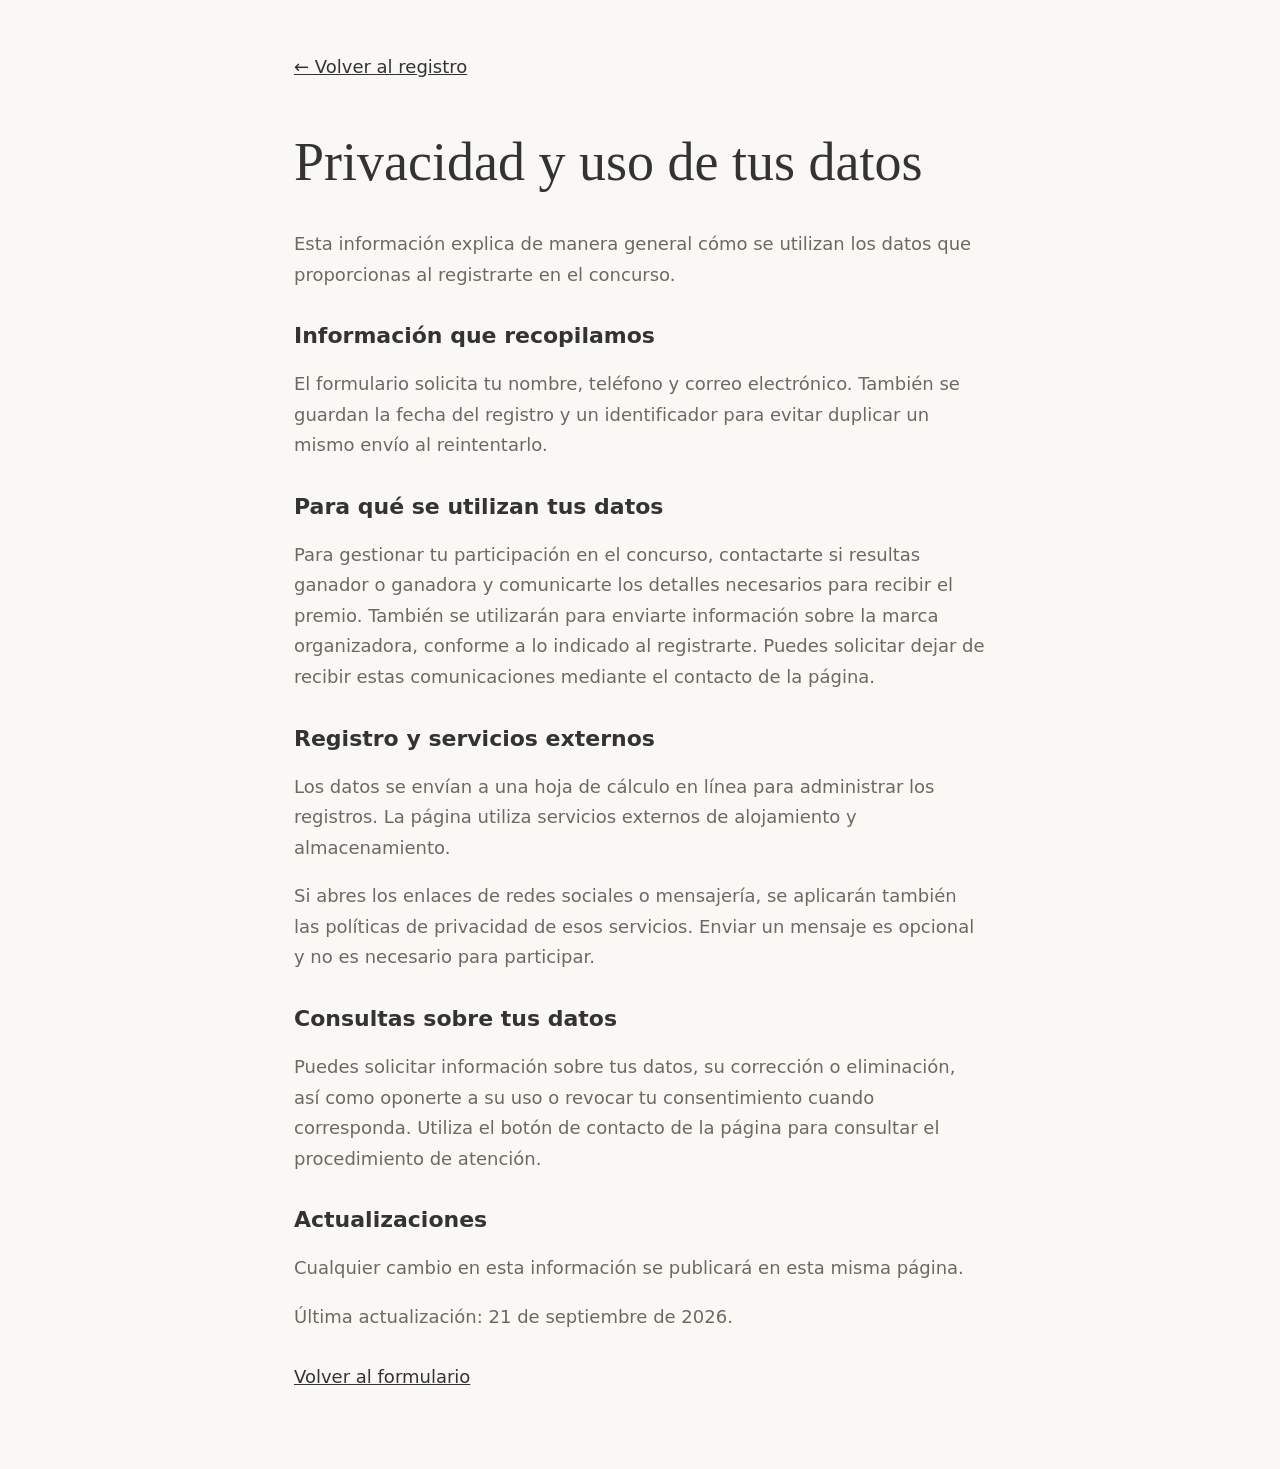
<file: privacidad.html>
<!doctype html>
<html lang="es-MX">
<head>
  <meta charset="utf-8">
  <meta name="viewport" content="width=device-width, initial-scale=1">
  <meta name="robots" content="noindex">
  <title>Privacidad y uso de tus datos</title>
  <link rel="stylesheet" href="style.css">
</head>
<body>
  <main class="privacidad">
    <a class="privacidad__volver" href="index.html#registro">← Volver al registro</a>
    <h1>Privacidad y uso de tus datos</h1>
    <p>Esta información explica de manera general cómo se utilizan los datos que proporcionas al registrarte en el concurso.</p>

    <h2>Información que recopilamos</h2>
    <p>El formulario solicita tu nombre, teléfono y correo electrónico. También se guardan la fecha del registro y un identificador para evitar duplicar un mismo envío al reintentarlo.</p>

    <h2>Para qué se utilizan tus datos</h2>
    <p>Para gestionar tu participación en el concurso, contactarte si resultas ganador o ganadora y comunicarte los detalles necesarios para recibir el premio. También se utilizarán para enviarte información sobre la marca organizadora, conforme a lo indicado al registrarte. Puedes solicitar dejar de recibir estas comunicaciones mediante el contacto de la página.</p>

    <h2>Registro y servicios externos</h2>
    <p>Los datos se envían a una hoja de cálculo en línea para administrar los registros. La página utiliza servicios externos de alojamiento y almacenamiento.</p>
    <p>Si abres los enlaces de redes sociales o mensajería, se aplicarán también las políticas de privacidad de esos servicios. Enviar un mensaje es opcional y no es necesario para participar.</p>

    <h2>Consultas sobre tus datos</h2>
    <p>Puedes solicitar información sobre tus datos, su corrección o eliminación, así como oponerte a su uso o revocar tu consentimiento cuando corresponda. Utiliza el botón de contacto de la página para consultar el procedimiento de atención.</p>

    <h2>Actualizaciones</h2>
    <p>Cualquier cambio en esta información se publicará en esta misma página.</p>
    <p>Última actualización: 21 de septiembre de 2026.</p>
    <a class="privacidad__volver" href="index.html#registro">Volver al formulario</a>
  </main>
</body>
</html>
</file>
<file: style.css>
/* ============================================================
   FLORECER INTERIOR · Vizcaína
   Hoja de estilos mobile-first (móvil → tablet → escritorio)

   ÍNDICE
   01 · Variables y base
   02 · Tipografía y elementos comunes
   03 · Botones
   04 · Hero
   05 · Beneficios
   06 · Cupo limitado
   07 · Galería + lightbox
   08 · Experiencia
   09 · Testimonios
   10 · Llamada a la acción
   11 · Formulario y confirmación
   12 · Pie de página
   13 · Animaciones de aparición
   14 · Tablet y escritorio
   ============================================================ */

/* ---------- 01 · Variables y base ---------- */
:root{
  /* Paleta de marca */
  --rosa:        #D8A7B1;
  --rosa-hondo:  #8B5361;   /* versión legible del rosa para textos grandes */
  --marfil:      #FAF8F4;
  --champagne:   #E7D7C9;
  --beige:       #DCCFC0;
  --salvia:      #A8B5A2;
  --salvia-hondo:#53604D;   /* versión legible del salvia para textos pequeños */
  --tinta:       #333333;
  --tinta-suave: #6E6862;
  --tinta-boton: #3B2A2E;   /* texto sobre el rosa: buen contraste */

  /* Tipografía */
  --display: "Italiana", "Didot", Georgia, serif;
  --texto:   "Jost", "Futura", "Century Gothic", system-ui, sans-serif;

  /* Ritmo vertical y medidas */
  --bloque: clamp(28px, 4vw, 44px);  /* separación entre secciones */
  --margen: clamp(22px, 6vw, 64px);    /* margen lateral */
  --ancho:  1180px;                    /* ancho máximo de contenido */

  --curva: cubic-bezier(.22,.61,.36,1);
}

*,*::before,*::after{ box-sizing:border-box; }

html{ scroll-behavior:smooth; -webkit-text-size-adjust:100%; }

body{
  margin:0;
  background:var(--marfil);
  color:var(--tinta);
  font-family:var(--texto);
  font-weight:400;
  font-size:17px;
  line-height:1.7;
  overflow-x:hidden;
}

img{ max-width:100%; display:block; }

/* Enlace de accesibilidad: sólo visible al navegar con teclado */
.salto-contenido{
  position:absolute; left:-9999px; top:0; z-index:100;
  background:var(--tinta); color:var(--marfil);
  padding:12px 20px; font-size:14px;
}
.salto-contenido:focus{ left:12px; top:12px; }

/* Foco visible y consistente en toda la página */
a:focus-visible, button:focus-visible, input:focus-visible,
select:focus-visible, textarea:focus-visible, [tabindex]:focus-visible{
  outline:2px solid var(--salvia-hondo);
  outline-offset:3px;
}

/* ---------- 02 · Tipografía y elementos comunes ---------- */
.titulo-seccion{
  font-family:var(--display);
  font-weight:400;
  font-size:clamp(34px, 8.5vw, 58px);
  line-height:1.1;
  letter-spacing:.02em;
  margin:0 0 14px;
  text-align:center;
}
.titulo-seccion--izq{ text-align:left; }

.subtitulo-seccion{
  max-width:46ch;
  margin:0 auto clamp(20px, 3vw, 28px);
  text-align:center;
  color:var(--tinta-suave);
}

/* Filete decorativo bajo los títulos centrados */
.titulo-seccion::after{
  content:"";
  display:block;
  width:44px; height:1px;
  margin:20px auto 0;
  background:var(--salvia);
}
.titulo-seccion--izq::after{ margin-left:0; }

section{ padding:var(--bloque) var(--margen); }

/* ---------- 03 · Botones ---------- */
.boton{
  display:inline-block;
  font-family:var(--texto);
  font-size:15px;
  font-weight:400;
  letter-spacing:.14em;
  text-decoration:none;
  text-align:center;
  padding:17px 38px;
  border:none;
  border-radius:100px;
  cursor:pointer;
  transition:transform .35s var(--curva), background-color .35s var(--curva), box-shadow .35s var(--curva);
}
.boton--principal{
  background:var(--rosa);
  color:var(--tinta-boton);
  box-shadow:0 10px 26px -14px rgba(180,127,139,.85);
}
.boton--principal:hover{ background:#CE97A2; transform:translateY(-2px); }
.boton--principal:active{ transform:translateY(0); }

.boton--ancho{ width:100%; }

.boton--whatsapp{
  background:var(--salvia);
  color:#25321F;
  margin-top:26px;
}
.boton--whatsapp:hover{ background:#9BAA95; transform:translateY(-2px); }

/* ---------- 04 · Hero ---------- */
.hero{
  position:relative;
  min-height:0;
  display:flex;
  align-items:flex-end;
  padding:var(--margen);
  padding-block:clamp(24px, 4vw, 40px);
  overflow:hidden;
  isolation:isolate;
}
.hero__foto{
  position:absolute; inset:0;
  width:100%; height:100%;
  object-fit:cover;
  z-index:-2;
}
/* Velo suave para que el texto siempre sea legible */
.hero__velo{
  position:absolute; inset:0;
  z-index:-1;
  background:
    linear-gradient(180deg, rgba(250,248,244,.42) 0%, rgba(250,248,244,.10) 38%, rgba(59,42,46,.42) 100%),
    linear-gradient(0deg, rgba(216,167,177,.18), rgba(216,167,177,.18));
}
/* Respaldo visual mientras no existan las fotografías reales */
.hero.sin-imagen{ background:linear-gradient(160deg,var(--champagne) 0%, var(--rosa) 55%, var(--beige) 100%); }
.hero.sin-imagen .hero__foto{ display:none; }

.hero__contenido{ max-width:640px; color:var(--marfil); }

.hero__marca{
  margin:0 0 18px;
  font-size:13px;
  letter-spacing:.34em;
  color:rgba(250,248,244,.9);
}

.hero__titulo{
  font-family:var(--display);
  font-weight:400;
  font-size:clamp(52px, 17vw, 132px);
  line-height:.92;
  letter-spacing:.03em;
  margin:0;
  text-shadow:0 2px 30px rgba(59,42,46,.35);
}
.hero__titulo span{ display:block; }
.hero__titulo span:last-child{ padding-left:.14em; } /* desfase editorial */

.tallo{ display:block; width:120px; height:60px; color:var(--marfil); margin:0 0 10px; opacity:.9; }
.tallo path{ stroke-dasharray:220; stroke-dashoffset:220; }

.hero__bajada{
  font-size:clamp(17px, 4.4vw, 21px);
  line-height:1.6;
  margin:0 0 16px;
  max-width:34ch;
}
.hero__nota{
  font-size:15px;
  line-height:1.65;
  color:rgba(250,248,244,.92);
  margin:0 0 32px;
  max-width:42ch;
  padding-left:14px;
  border-left:1px solid rgba(250,248,244,.5);
}

/* ---------- 05 · Beneficios ---------- */
.beneficios{ background:var(--marfil); }
.beneficios__lista{
  display:grid;
  gap:0;
  max-width:var(--ancho);
  margin:0 auto;
}
.beneficio{
  padding:22px 4px;
  border-top:1px solid var(--beige);   /* filetes en lugar de cajas con sombra */
  text-align:center;
}
.beneficio:last-child{ border-bottom:1px solid var(--beige); }
.beneficio__marca{ font-size:26px; display:block; margin-bottom:12px; }
.beneficio h3{
  font-family:var(--display);
  font-weight:400;
  font-size:27px;
  letter-spacing:.02em;
  margin:0 0 8px;
}
.beneficio p{ margin:0; color:var(--tinta-suave); max-width:34ch; margin-inline:auto; }

/* ---------- 06 · Cupo limitado ---------- */
.cupo{ padding-top:0; }
.cupo__tarjeta{
  max-width:620px;
  margin:0 auto;
  background:linear-gradient(170deg, var(--champagne), #F2E7DC);
  border-radius:26px;
  padding:clamp(32px, 8vw, 52px) clamp(24px, 6vw, 46px);
  text-align:center;
  position:relative;
  overflow:hidden;
}
/* Pétalos discretos de fondo */
.cupo__tarjeta::before,
.cupo__tarjeta::after{
  content:"";
  position:absolute;
  width:170px; height:170px;
  border-radius:60% 40% 55% 45%;
  background:rgba(216,167,177,.22);
}
.cupo__tarjeta::before{ top:-70px; right:-60px; }
.cupo__tarjeta::after{ bottom:-90px; left:-70px; background:rgba(168,181,162,.18); }

.cupo__etiqueta{
  position:relative;
  margin:0 0 6px;
  font-size:14px;
  letter-spacing:.2em;
  color:var(--salvia-hondo);
}
.cupo__titulo{
  position:relative;
  font-family:var(--display);
  font-weight:400;
  font-size:clamp(30px, 7vw, 44px);
  margin:0 0 18px;
}
.cupo__contador{
  position:relative;
  font-family:var(--display);
  font-size:clamp(22px, 5.4vw, 30px);
  color:var(--rosa-hondo);
  margin:0 0 18px;
}
/* Pétalos-contador: llenos = lugares disponibles */
.cupo__petalos{
  position:relative;
  display:flex; flex-wrap:wrap; justify-content:center; gap:7px;
  margin-bottom:20px;
}
.petalo{
  width:10px; height:12px;
  border-radius:60% 60% 55% 55%;
  background:rgba(180,127,139,.22);
  transform:scale(.6);
  opacity:0;
  transition:transform .5s var(--curva), opacity .5s var(--curva);
}
.petalo--lleno{ background:var(--rosa); }
.petalo--visible{ transform:scale(1); opacity:1; }

.cupo__nota{
  position:relative;
  margin:0;
  font-size:15px;
  color:var(--tinta-suave);
  max-width:38ch;
  margin-inline:auto;
}

/* ---------- 07 · Galería + lightbox ---------- */
.galeria{ background:var(--marfil); }
/* Cuatro imágenes organizadas en dos filas de dos. */
.galeria__grid{
  max-width:var(--ancho);
  margin:0 auto;
  display:grid;
  grid-template-columns:repeat(2,minmax(0,1fr));
  gap:12px;
}
.galeria__item{
  display:block;
  width:100%;
  padding:0; margin:0;
  aspect-ratio:1/1;
  border:none;
  background:var(--beige);
  border-radius:14px;
  overflow:hidden;
  cursor:pointer;
  break-inside:avoid;
  -webkit-tap-highlight-color:transparent;
}
.galeria__item img{
  width:100%;
  height:100%;
  object-fit:cover;
  transition:transform .6s var(--curva), opacity .6s var(--curva);
}
.galeria__item:hover img{ transform:scale(1.04); }
/* Respaldo cuando la imagen todavía no existe */
.galeria__item.sin-imagen{
  aspect-ratio:1/1;
  background:linear-gradient(150deg,var(--champagne),var(--rosa));
}
.galeria__item.sin-imagen:nth-child(3n){ background:linear-gradient(150deg,var(--beige),var(--salvia)); }
.galeria__item.sin-imagen:nth-child(3n+1){ aspect-ratio:1/1; }
.galeria__item.sin-imagen img{ display:none; }

.lightbox{
  position:fixed; inset:0; z-index:90;
  display:flex; align-items:center; justify-content:center;
  background:rgba(51,51,51,.92);
  padding:20px;
  opacity:0;
  transition:opacity .3s var(--curva);
}
.lightbox.abierto{ opacity:1; }
.lightbox__img{
  max-width:100%; max-height:84vh;
  border-radius:10px;
  box-shadow:0 30px 60px -30px rgba(0,0,0,.8);
}
.lightbox__cerrar,
.lightbox__nav{
  position:absolute;
  background:rgba(250,248,244,.14);
  color:var(--marfil);
  border:none;
  border-radius:50%;
  width:46px; height:46px;
  font-size:26px; line-height:1;
  cursor:pointer;
  transition:background-color .3s var(--curva);
}
.lightbox__cerrar:hover,
.lightbox__nav:hover{ background:rgba(250,248,244,.28); }
.lightbox__cerrar{ top:18px; right:18px; }
.lightbox__nav{ top:50%; transform:translateY(-50%); }
.lightbox__nav--prev{ left:12px; }
.lightbox__nav--next{ right:12px; }

/* ---------- 08 · Experiencia ---------- */
.experiencia{
  background:linear-gradient(180deg, var(--marfil) 0%, #F4EDE5 100%);
  display:grid;
  gap:clamp(26px, 6vw, 52px);
  align-items:center;
}
.experiencia__figura{
  margin:0;
  border-radius:20px;
  overflow:hidden;
  background:var(--beige);
  aspect-ratio:4/5;
}
.experiencia__figura img{ width:100%; height:100%; object-fit:cover; }
.experiencia__figura.sin-imagen{ background:linear-gradient(140deg,var(--salvia),var(--champagne)); }
.experiencia__figura.sin-imagen img{ display:none; }

.experiencia__texto p{ color:var(--tinta-suave); max-width:52ch; }
.experiencia__firma{
  font-family:var(--display);
  font-size:24px;
  letter-spacing:.24em;
  color:var(--rosa-hondo);
  margin-top:26px;
}

/* ---------- 09 · Testimonios ---------- */
.testimonios{ background:#F4EDE5; }
.carrusel{
  max-width:760px;
  margin:0 auto;
  overflow:hidden;
  position:relative;
}
.carrusel__pista{
  display:flex;
  transition:transform .7s var(--curva);
  touch-action:pan-y;
  cursor:grab;
}
.carrusel__pista.arrastrando{ transition:none; cursor:grabbing; }

.testimonio{
  flex:0 0 100%;
  margin:0;
  padding:8px clamp(10px, 4vw, 40px) 30px;
  text-align:center;
  user-select:none;
}
.testimonio__estrellas{ font-size:13px; letter-spacing:.18em; margin:0 0 16px; }
.testimonio blockquote{
  font-family:var(--display);
  font-size:clamp(21px, 5.2vw, 30px);
  line-height:1.4;
  margin:0 0 18px;
  color:var(--tinta);
}
.testimonio blockquote::before{ content:"“"; }
.testimonio blockquote::after{ content:"”"; }
.testimonio figcaption{
  font-size:14px;
  letter-spacing:.2em;
  color:var(--salvia-hondo);
}

.carrusel__puntos{ display:flex; justify-content:center; gap:10px; }
.carrusel__punto{
  width:8px; height:8px;
  padding:0;
  border:none; border-radius:50%;
  background:var(--beige);
  cursor:pointer;
  transition:background-color .3s var(--curva), transform .3s var(--curva);
}
.carrusel__punto[aria-selected="true"]{ background:var(--rosa); transform:scale(1.4); }

/* ---------- 10 · Llamada a la acción ---------- */
.cta{ background:var(--marfil); padding-bottom:0; }
.cta__caja{
  max-width:620px;
  margin:0 auto;
  text-align:center;
  border-top:1px solid var(--beige);
  border-bottom:1px solid var(--beige);
  padding:clamp(24px, 4vw, 32px) 0;
}
.cta__titulo{
  font-family:var(--display);
  font-weight:400;
  font-size:clamp(32px, 7vw, 54px);
  line-height:1.15;
  margin:0 0 14px;
}
.cta__caja p{ color:var(--tinta-suave); max-width:42ch; margin:0 auto 22px; }

/* ---------- 11 · Formulario y confirmación ---------- */
.registro{ background:var(--marfil); }
.registro__marco{
  max-width:640px;
  margin:0 auto;
  background:#FFFDFA;
  border:1px solid var(--beige);
  border-radius:24px;
  padding:clamp(20px, 5vw, 36px);
}
.registro__encabezado .titulo-seccion{ font-size:clamp(32px, 7.5vw, 46px); }
.registro__encabezado .subtitulo-seccion{ margin-bottom:24px; font-size:16px; }

.campo{ margin-bottom:24px; }
.campo label,
.campo legend{
  display:block;
  font-size:14px;
  letter-spacing:.08em;
  color:var(--tinta-suave);
  margin-bottom:9px;
  padding:0;
}
.campo--grupo{ border:none; margin:0 0 26px; padding:0; }
.campo__ayuda{ font-size:13px; color:var(--tinta-suave); margin:-4px 0 12px; }

input[type="text"],
input[type="tel"],
input[type="email"]{
  width:100%;
  font-family:var(--texto);
  font-size:16px;              /* 16px evita el zoom automático en iOS */
  font-weight:400;
  color:var(--tinta);
  background:var(--marfil);
  border:1px solid var(--beige);
  border-radius:14px;
  padding:16px 18px;
  transition:border-color .3s var(--curva), background-color .3s var(--curva), box-shadow .3s var(--curva);
}
input::placeholder{ color:#756D65; }
input[type="text"]:focus,
input[type="tel"]:focus,
input[type="email"]:focus{
  border-color:var(--rosa);
  background:#fff;
  box-shadow:0 0 0 4px rgba(216,167,177,.18);
  outline:none;
}
/* Estados de validación */
.campo.invalido input{ border-color:#C98B8B; background:#FDF6F5; }
.campo.valido input{ border-color:var(--salvia); }

.campo__error{
  min-height:0;
  margin:7px 0 0;
  font-size:13.5px;
  color:#B26A6A;
  opacity:0;
  transform:translateY(-4px);
  transition:opacity .25s var(--curva), transform .25s var(--curva);
}
.campo.invalido .campo__error{ opacity:1; transform:translateY(0); }

/* Opciones tipo píldora (selección múltiple) */
.opciones{ display:flex; flex-direction:column; gap:10px; }
.opciones--chips{ flex-direction:row; flex-wrap:wrap; gap:9px; }

.chip{ position:relative; }
.chip input{ position:absolute; opacity:0; width:0; height:0; }
.chip span{
  display:inline-block;
  padding:11px 20px;
  border:1px solid var(--beige);
  border-radius:100px;
  font-size:15px;
  color:var(--tinta-suave);
  cursor:pointer;
  transition:background-color .3s var(--curva), border-color .3s var(--curva), color .3s var(--curva);
}
.chip input:checked + span{
  background:var(--rosa);
  border-color:var(--rosa);
  color:var(--tinta-boton);
}
.chip input:focus-visible + span{ outline:2px solid var(--salvia-hondo); outline-offset:3px; }

/* Opciones únicas (radio) */
.opcion{ position:relative; }
.opcion input{ position:absolute; opacity:0; width:0; height:0; }
.opcion span{
  display:flex; align-items:center; gap:12px;
  padding:15px 18px;
  border:1px solid var(--beige);
  border-radius:14px;
  font-size:16px;
  cursor:pointer;
  transition:border-color .3s var(--curva), background-color .3s var(--curva);
}
.opcion span::before{
  content:"";
  width:16px; height:16px;
  border:1px solid var(--beige);
  border-radius:50%;
  flex:none;
  transition:box-shadow .3s var(--curva), border-color .3s var(--curva);
}
.opcion input:checked + span{ border-color:var(--rosa); background:#FDF7F8; }
.opcion input:checked + span::before{ border-color:var(--rosa); box-shadow:inset 0 0 0 4px var(--rosa); }
.opcion input:focus-visible + span{ outline:2px solid var(--salvia-hondo); outline-offset:3px; }

.campo--grupo.invalido .opcion span,
.campo--grupo.invalido .chip span{ border-color:#D8A8A8; }

#botonEnviar{ margin-top:8px; }
#botonEnviar[disabled]{ opacity:.6; cursor:progress; }

.formulario__aviso{
  margin:14px 0 0;
  font-size:14.5px;
  text-align:center;
  color:#B26A6A;
  min-height:1px;
}
.formulario__legal{
  margin:18px 0 0;
  font-size:13px;
  line-height:1.6;
  text-align:center;
  color:#6E6862;
}

/* Campo trampa anti-spam */
.trampa{ position:absolute; left:-9999px; width:1px; height:1px; overflow:hidden; }

/* Pantalla de confirmación */
.confirmacion{ text-align:center; padding:12px 0 6px; }
.confirmacion__flor{ width:76px; height:76px; color:var(--rosa); margin:0 auto 18px; }
.confirmacion__titulo{
  font-family:var(--display);
  font-weight:400;
  font-size:clamp(34px, 8vw, 50px);
  margin:0 0 14px;
}
.confirmacion p{ margin:0 auto 6px; color:var(--tinta-suave); max-width:36ch; }

/* ---------- 12 · Pie de página ---------- */
.pie{
  background:var(--tinta);
  color:rgba(250,248,244,.8);
  text-align:center;
  padding:46px var(--margen);
  font-size:14px;
}
.pie p{ margin:0; }
.pie__marca{
  font-family:var(--display);
  font-size:26px;
  letter-spacing:.3em;
  color:var(--marfil);
  margin-bottom:8px;
}

/* ---------- 13 · Animaciones de aparición ---------- */
/* Secuencia única de carga del hero */
.hero__marca, .hero__titulo span, .hero__bajada, .hero__nota, .hero .boton{
  opacity:0;
  transform:translateY(18px);
  animation:entrada 1s var(--curva) forwards;
}
.hero__marca{ animation-delay:.15s; }
.hero__titulo span:nth-child(1){ animation-delay:.3s; }
.hero__titulo span:nth-child(2){ animation-delay:.45s; }
.hero__bajada{ animation-delay:.8s; }
.hero__nota{ animation-delay:.95s; }
.hero .boton{ animation-delay:1.1s; }

.tallo path{ animation:dibujar 1.6s var(--curva) .6s forwards; }

@keyframes entrada{ to{ opacity:1; transform:none; } }
@keyframes dibujar{ to{ stroke-dashoffset:0; } }

/* Aparición al hacer scroll (la activa script.js) */
[data-reveal]{
  opacity:0;
  transform:translateY(16px);
  transition:opacity .8s var(--curva), transform .8s var(--curva);
}
[data-reveal].visible{ opacity:1; transform:none; }

/* Respeta la preferencia de movimiento reducido del sistema */
@media (prefers-reduced-motion: reduce){
  html{ scroll-behavior:auto; }
  *,*::before,*::after{
    animation-duration:.01ms !important;
    animation-iteration-count:1 !important;
    transition-duration:.01ms !important;
  }
  [data-reveal], .hero__marca, .hero__titulo span,
  .hero__bajada, .hero__nota, .hero .boton{ opacity:1; transform:none; }
  .tallo path{ animation:none !important; stroke-dashoffset:0; }
  .petalo{ opacity:1; transform:none; }
}

/* ---------- 14 · Tablet y escritorio ---------- */
@media (min-width:700px){
  body{ font-size:18px; }

  .beneficios__lista{
    grid-template-columns:repeat(3,1fr);
    border-top:1px solid var(--beige);
    border-bottom:1px solid var(--beige);
  }
  .beneficio{
    border-top:none;
    border-left:1px solid var(--beige);
    padding:28px 26px;
  }
  .beneficio:first-child{ border-left:none; }
  .beneficio:last-child{ border-bottom:none; }

  .galeria__grid{ gap:16px; }

  .experiencia{ grid-template-columns:1.05fr 1fr; }
  .experiencia__figura{ aspect-ratio:3/4; }

  .boton--ancho{ width:auto; min-width:280px; display:block; margin-inline:auto; }
}

@media (min-width:1024px){
  .hero{ align-items:center; padding-left:clamp(64px, 8vw, 120px); }
  .hero__contenido{ max-width:720px; }
  .hero__velo{
    background:
      linear-gradient(100deg, rgba(59,42,46,.55) 0%, rgba(59,42,46,.22) 48%, rgba(250,248,244,.12) 100%),
      linear-gradient(0deg, rgba(216,167,177,.14), rgba(216,167,177,.14));
  }

  .experiencia{ gap:80px; padding-inline:clamp(64px, 9vw, 140px); }
  .experiencia__texto p{ font-size:19px; }

}

/* Presentación de las marcas y texto de alto contraste. */
.hero__contenido{ color:var(--marfil); }
.hero__titulo{ text-shadow:none; font-size:clamp(52px, 14vw, 116px); line-height:1; }
.hero__logos{
  display:flex;
  align-items:center;
  gap:clamp(12px, 3vw, 24px);
  margin:28px 0 22px;
  max-width:460px;
}
.hero__logo{
  display:flex;
  align-items:center;
  justify-content:center;
  background:#fff;
  border:1px solid rgba(59,42,46,.12);
  border-radius:12px;
  height:112px;
  overflow:hidden;
  min-width:0;
}
.hero__logo--apapacho{ flex:1.4; padding:12px; }
.hero__logo--apapacho img{ width:100%; height:auto; filter:invert(1); }
.hero__logo--vizcaina{ flex:1; }
.hero__logo--vizcaina img{ width:160px; max-width:100%; height:auto; flex:none; }
.hero__invitacion{
  margin:0 0 10px;
  font-size:18px;
  font-weight:500;
  letter-spacing:.08em;
}
.hero__bajada{ max-width:40ch; margin-bottom:0; }
@media (max-width:380px){
  .hero__logo{ height:92px; }
  .hero__logos{ gap:10px; }
}

/* Los elementos ocultos no deben interceptar clics ni tapar el formulario. */
[hidden]{ display:none !important; }
.campo.valido input{ border-color:#53604D; background:#F6FAF4; }
.campo.invalido input{ border-color:#A44444; }
.campo__error, .formulario__aviso{ color:#963D3D; }
#botonEnviar[disabled]{ opacity:.75; }
.formulario[aria-busy="true"] input{ opacity:.7; }

.pie .pie__lema{
  max-width:42ch;
  margin:12px auto 20px;
  font-family:var(--display);
  font-size:clamp(22px, 4.5vw, 28px);
  line-height:1.4;
  color:var(--marfil);
}

/* Ajustes para pantallas pequeñas y botones fáciles de tocar. */
@media (max-width:699px){
  .boton{ max-width:100%; min-height:48px; padding:15px 22px; letter-spacing:.08em; }
  .registro__marco{ min-width:0; }
  .registro__encabezado .titulo-seccion{ font-size:clamp(28px, 7.5vw, 40px); }
  .campo input{ min-width:0; }
}

.pie__logos{ margin:0 auto 24px; width:100%; }
.pie{ padding-bottom:100px; }
.whatsapp-flotante{
  position:fixed;
  right:max(18px, env(safe-area-inset-right));
  bottom:calc(18px + env(safe-area-inset-bottom));
  z-index:80;
  display:flex;
  align-items:center;
  justify-content:center;
  width:58px;
  height:58px;
  border-radius:50%;
  background:#128C4A;
  color:#fff;
  box-shadow:0 4px 18px rgba(0,0,0,.22);
  transition:transform .2s ease, background-color .2s ease;
}
.whatsapp-flotante svg{ width:32px; height:32px; }
.whatsapp-flotante:hover{ background:#0B7039; transform:translateY(-3px); }
.whatsapp-flotante:focus-visible{ outline:3px solid var(--rosa); outline-offset:4px; }
/* Despejar los campos mientras se escribe con el teclado del celular. */
@media (max-width:699px){
  body:has(.formulario input:focus) .whatsapp-flotante{ visibility:hidden; }
}

.hero__participar{ margin-top:24px; }
.concurso-banner{
  display:flex; flex-wrap:wrap; align-items:center; justify-content:center;
  gap:18px 40px; padding:20px var(--margen); background:#EDD5DB; color:#3B2A2E;
}
.concurso-banner__texto{ max-width:48ch; }
.concurso-banner__texto strong{ font-weight:500; }
.concurso-banner__texto p{ font-size:14px; margin:4px 0 0; }
.cuenta{ display:flex; gap:10px; }
.cuenta span{ min-width:56px; text-align:center; }
.cuenta b{ display:block; font-size:30px; font-weight:500; line-height:1.2; font-variant-numeric:tabular-nums; }
.cuenta small{ display:block; font-size:12px; }
.concurso-datos{ position:relative; text-align:left; margin:24px 0 0; }
.concurso-datos div{ padding:12px 0; border-top:1px solid rgba(59,42,46,.15); }
.concurso-datos dt{ font-weight:500; }
.concurso-datos dd{ margin:4px 0 0; font-size:16px; color:var(--tinta-suave); }
.preguntas__lista{ max-width:760px; margin:auto; }
.preguntas details{ border-bottom:1px solid var(--beige); }
.preguntas summary{ padding:18px 4px; cursor:pointer; font-weight:500; }
.preguntas summary:focus-visible{ outline:2px solid var(--salvia-hondo); outline-offset:3px; }
.preguntas details p{ margin:0; padding:0 4px 20px; color:var(--tinta-suave); }
.confirmacion__titulo{ overflow-wrap:anywhere; }
@media(max-width:699px){
  .concurso-banner{ text-align:center; }
  .cuenta{ gap:8px; }
  .cuenta span{ min-width:52px; }
}

/* Tres fotografías: una columna en celular y tres en pantallas amplias. */
.galeria__grid{ grid-template-columns:1fr; }
.galeria__item{ aspect-ratio:3/2; }
@media(min-width:700px){
  .galeria__grid{ grid-template-columns:repeat(3,minmax(0,1fr)); }
}

@media (max-width:699px){
  .pie .pie__lema{ font-size:clamp(18px, 5vw, 24px); }
  .pie__lema span{ display:block; }
}

/* Cursor floral para dispositivos con ratón; el centro indica dónde se pulsa. */
@media (hover:hover) and (pointer:fine){
  body{ cursor:url("images/cursor-flor.svg") 16 16, auto; }
  a, button, summary, .galeria__item, .chip span, .opcion span{
    cursor:url("images/cursor-flor.svg") 16 16, pointer;
  }
  input[type="text"], input[type="tel"], input[type="email"], textarea{ cursor:text; }
  button:disabled, #botonEnviar[disabled]{ cursor:progress; }
}

/* Vizcaína organiza el concurso; el evento y Apapacho quedan como referencia. */
.hero .hero__contenido{ width:100%; max-width:var(--ancho); margin-inline:auto; }
.hero__evento{
  width:min(100%, 310px);
  margin:0 0 24px auto;
  padding:16px 20px;
  border:1px solid rgba(255,255,255,.45);
  border-radius:16px;
  background:rgba(250,248,244,.92);
  color:#30252A;
  text-align:center;
}
.hero__evento-titulo{ font-family:var(--display); font-size:28px; font-weight:400; line-height:1.1; margin:0; }
.hero__evento-subtitulo{ font-size:12px; font-weight:500; letter-spacing:.12em; text-transform:uppercase; margin:8px 0 12px; }
.hero__evento-by{ display:flex; gap:10px; align-items:center; justify-content:center; }
.hero__evento-by span{ font-size:12px; }
.hero__evento-by img{ width:110px; height:auto; filter:invert(1); mix-blend-mode:multiply; }
.hero__organizador{
  width:min(100%, 380px);
  aspect-ratio:1.75;
  display:flex;
  align-items:center;
  justify-content:center;
  background:#fff;
  border-radius:16px;
  overflow:hidden;
}
.hero__organizador img{ width:100%; height:auto; flex:none; }
.hero .hero__invitacion{ color:#171215; font-size:clamp(22px, 5.5vw, 28px); letter-spacing:.02em; }
.hero__invitacion strong{ font-weight:700; }
.hero .tallo{ margin:4px 0; }
@media(min-width:700px){
  .hero__evento{ margin-bottom:0; }
  .hero__organizador{ margin-top:0; }
}
@media(prefers-reduced-motion:no-preference){
  .hero__evento, .hero__organizador{ animation:entrada .8s var(--curva) both; }
  .hero__organizador{ animation-delay:.15s; }
}

/* Composición compacta para escritorio, con las marcas a la misma altura. */
.hero__principal{ min-width:0; }
@media(min-width:900px){
  .hero{ padding:44px var(--margen); }
  .hero .hero__contenido{
    max-width:1040px;
    display:grid;
    grid-template-columns:minmax(0, 1fr) 280px;
    column-gap:clamp(40px, 6vw, 96px);
    align-items:start;
  }
  .hero__principal{ grid-column:1; grid-row:1; }
  .hero__evento{
    grid-column:2;
    grid-row:1;
    width:100%;
    margin:0;
    padding:20px 18px;
    border-radius:14px;
    background:rgba(250,248,244,.88);
  }
  .hero__organizador{ width:320px; max-width:100%; border-radius:14px; }
  .hero__evento-titulo{ font-size:27px; }
  .hero__evento-subtitulo{ font-size:11px; }
  .hero .hero__bajada{ max-width:43ch; font-size:20px; line-height:1.6; }
  .hero .hero__invitacion{ margin-bottom:12px; }
  .hero__participar{ margin-top:22px; }
}

.pie__redes{ margin:28px auto 0; padding-top:24px; border-top:1px solid rgba(250,248,244,.2); max-width:480px; }
.pie .pie__redes-titulo{ margin:0 0 14px; font-size:16px; color:var(--marfil); }
.pie__redes-enlaces{ display:flex; flex-wrap:wrap; justify-content:center; gap:12px; }
.pie__redes a{ display:inline-flex; align-items:center; justify-content:center; gap:9px; min-height:48px; padding:10px 18px; border:1px solid rgba(250,248,244,.35); border-radius:100px; color:var(--marfil); text-decoration:none; transition:background-color .2s, color .2s; }
.pie__redes a:hover{ background:var(--rosa); color:var(--tinta-boton); }
.pie__redes svg{ width:22px; height:22px; flex:none; }

.formulario__legal a{ color:inherit; text-decoration:underline; text-underline-offset:3px; }
.pie .pie__privacidad{ margin-top:22px; }
.pie__privacidad a{ display:inline-block; padding:12px; color:var(--marfil); text-underline-offset:4px; }
.privacidad{ max-width:820px; margin:auto; padding:40px var(--margen) 64px; }
.privacidad h1{ font-family:var(--display); font-size:clamp(36px, 8vw, 54px); font-weight:400; line-height:1.15; }
.privacidad h2{ font-size:22px; line-height:1.3; margin-top:32px; }
.privacidad p{ color:var(--tinta-suave); }
.privacidad__volver{ display:inline-block; padding-block:12px; color:var(--tinta); }
.privacidad .privacidad__pendiente{ background:#EDD5DB; color:#3B2A2E; border-radius:12px; padding:18px; }

/* Marcos de marca: filete champán y contorno interior delicado. */
.hero__evento,
.hero__organizador,
.pie__logos .hero__logo{
  position:relative;
  border:1px solid #C6AB99;
  border-radius:18px 6px 18px 6px;
  box-shadow:0 8px 22px -14px rgba(59,42,46,.35);
}
.hero__evento::after,
.hero__organizador::after,
.pie__logos .hero__logo::after{
  content:"";
  position:absolute;
  inset:5px;
  border:1px solid rgba(198,171,153,.5);
  border-radius:13px 3px 13px 3px;
  pointer-events:none;
}
.hero__evento{
  width:min(100%, 238px);
  padding:16px 18px;
  margin-left:auto;
  background:linear-gradient(135deg,#FFFDFA,#F4EBE3);
}
.hero__evento-titulo{ font-size:23px; }
.hero__evento-subtitulo{ font-size:10px; letter-spacing:.1em; margin:7px 0 10px; }
.hero__evento-by{ gap:8px; }
.hero__evento-by img{ width:88px; }
.hero__evento-by span{ font-size:11px; }
.hero__organizador img{ width:88%; }
.pie__logos .hero__logo--apapacho{ padding-inline:18px; }
.pie__logos .hero__logo--vizcaina img{ width:144px; }
@media(min-width:900px){
  .hero .hero__contenido{ grid-template-columns:minmax(0,1fr) 238px; }
}
@media(min-width:700px) and (max-width:899px){
  .hero__evento{ margin-bottom:24px; }
}

/* Contorno de Vizcaína con dibujo y pausa en un ciclo continuo. */
.solo-lectores{ position:absolute; width:1px; height:1px; padding:0; margin:-1px; overflow:hidden; clip-path:inset(50%); white-space:nowrap; border:0; }
.hero__organizador::after{ content:none; }
.hero__marco-animado{ position:absolute; inset:0; width:100%; height:100%; color:#A78269; pointer-events:none; }
.hero__marco-animado rect{ stroke-dasharray:100; stroke-dashoffset:0; }
@media(prefers-reduced-motion:no-preference){
  .hero__marco-animado rect{ animation:trazar-marco 5s ease-in-out .3s infinite; }
}
@keyframes trazar-marco{
  0%, 100%{ stroke-dashoffset:100; }
  40%, 65%{ stroke-dashoffset:0; }
}
@media(min-width:900px){
  .hero .hero__contenido{ display:block; max-width:1040px; }
}

/* Espaciado tras simplificar el bloque anterior al registro. */
.cta__caja > p:last-child{ margin-bottom:0; }
.registro__encabezado{ margin-bottom:24px; }
</file>
